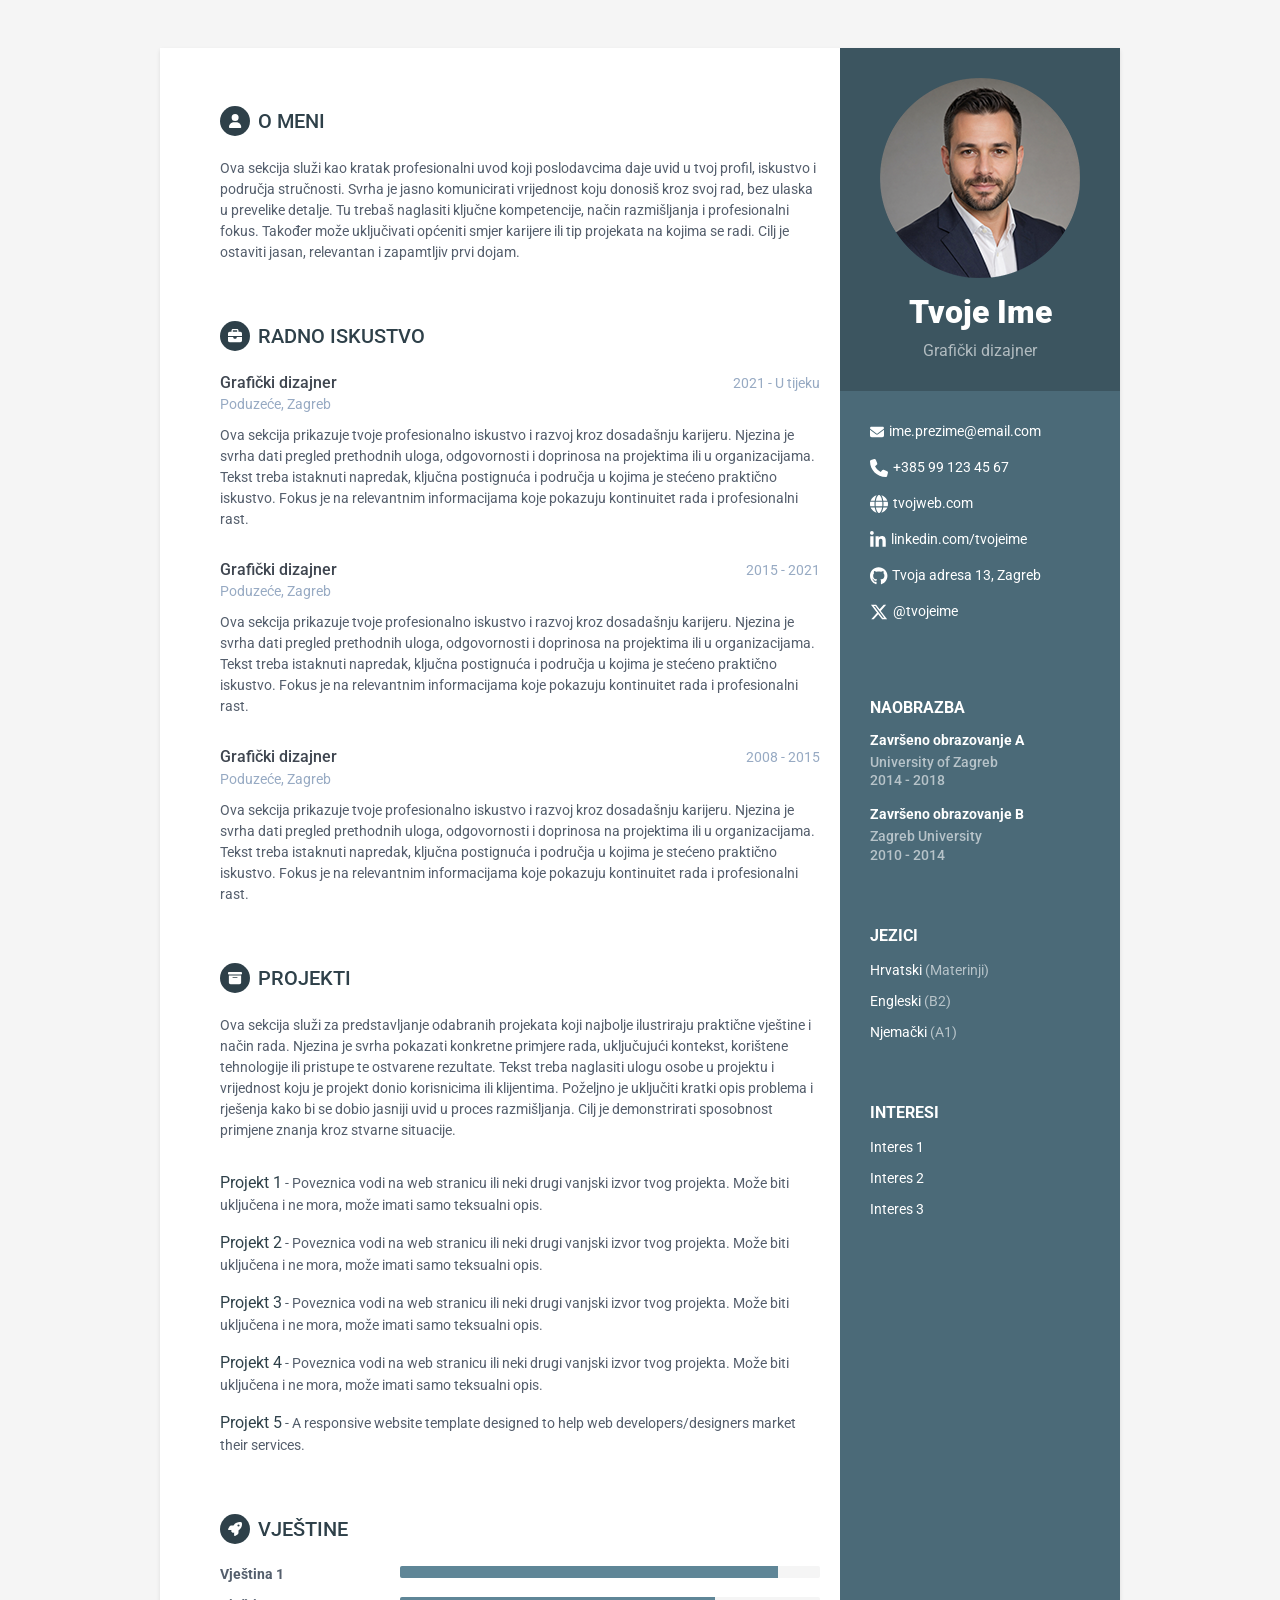
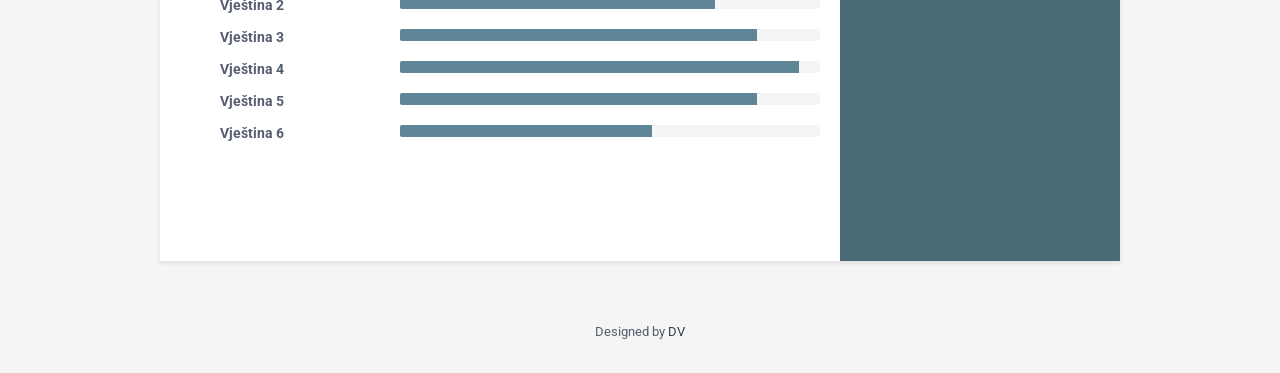
<file: DARK/dark.html>
<!DOCTYPE html>
<html lang="hr">
<head>
    <title>Tvoj CV</title>
    
    <!-- Meta -->
    <meta charset="utf-8">
    <meta http-equiv="X-UA-Compatible" content="IE=edge">
    <meta name="viewport" content="width=device-width, initial-scale=1.0">
    <meta name="description" content="Resume">
    <meta name="author" content="Drazen Vorih">    
    <link rel="shortcut icon" href="favicon-16x16.png">  
    <!-- Google Font -->
    <link href='https://fonts.googleapis.com/css?family=Roboto:400,500,400italic,300italic,300,500italic,700,700italic,900,900italic' rel='stylesheet' type='text/css'>
    <!-- FontAwesome JS-->
	<script defer src="assets/fontawesome/js/all.min.js"></script>
    <!-- Global CSS -->
    <link rel="stylesheet" href="assets/plugins/bootstrap/css/bootstrap.min.css">   
    <!-- Theme CSS -->  
    <link id="theme-style" rel="stylesheet" href="assets/css/boja_F.css">
</head> 

<body>
    <div class="wrapper mt-lg-5">
        <div class="sidebar-wrapper">
            <div class="profile-container">
                <img class="profile" src="assets/images/mm.png" alt="" />
                <h1 class="name">Tvoje Ime</h1>
                <h3 class="tagline">Grafički dizajner</h3>
            </div><!--//profilna sekcija-->
            
            <div class="contact-container container-block">
                <ul class="list-unstyled contact-list">
                    <li class="email"><i class="fa-solid fa-envelope"></i><a href="mailto: ime.prezime@email.com">ime.prezime@email.com</a></li>
                    <li class="phone"><i class="fa-solid fa-phone"></i><a href="tel:+385 99 123 45 67">+385 99 123 45 67</a></li>
                    <li class="website"><i class="fa-solid fa-globe"></i><a href="" target="_blank">tvojweb.com</a></li>
                    <li class="linkedin"><i class="fa-brands fa-linkedin-in"></i><a href="" target="_blank">linkedin.com/tvojeime</a></li>
                    <li class="github"><i class="fa-brands fa-github"></i><a href="" target="_blank">Tvoja adresa 13, Zagreb</a></li>
                    <li class="twitter"><i class="fa-brands fa-x-twitter"></i><a href="https://twitter.com/" target="_blank">@tvojeime</a></li>
                </ul>
            </div><!--//kontakt-sekcija-->
            <div class="education-container container-block">
                <h2 class="container-block-title">Naobrazba</h2>
                <div class="item">
                    <h4 class="degree">Završeno obrazovanje A</h4>
                    <h5 class="meta">University of Zagreb</h5>
	                    <div class="time">2014 - 2018</div>
                </div><!--//item-->
                <div class="item">
                    <h4 class="degree">Završeno obrazovanje B</h4>
                    <h5 class="meta">Zagreb University</h5>
                    <div class="time">2010 - 2014</div>
                </div><!--//item-->
            </div><!--//edukacija-sekcija-->
            
            <div class="languages-container container-block">
                <h2 class="container-block-title">Jezici</h2>
                <ul class="list-unstyled interests-list">
                    <li>Hrvatski <span class="lang-desc">(Materinji)</span></li>
                    <li>Engleski <span class="lang-desc">(B2)</span></li>
                    <li>Njemački <span class="lang-desc">(A1)</span></li>
                </ul>
            </div><!--//interesi-->
            
            <div class="interests-container container-block">
                <h2 class="container-block-title">Interesi</h2>
                <ul class="list-unstyled interests-list">
                    <li>Interes 1</li>
                    <li>Interes 2</li>
                    <li>Interes 3</li>
                </ul>
            </div><!--//interesi-->
            
        </div><!--//bocna sekcija-->
        
        <div class="main-wrapper">
            
            <section class="section summary-section">
                <h2 class="section-title"><span class="icon-holder"><i class="fa-solid fa-user"></i></span>O MENI</h2>
                <div class="summary">
                    <p>Ova sekcija služi kao kratak profesionalni uvod koji poslodavcima daje uvid u tvoj profil, iskustvo i područja stručnosti. Svrha je jasno komunicirati vrijednost koju donosiš kroz svoj rad, bez ulaska u prevelike detalje. Tu trebaš naglasiti ključne kompetencije, način razmišljanja i profesionalni fokus. Također može uključivati općeniti smjer karijere ili tip projekata na kojima se radi. Cilj je ostaviti jasan, relevantan i zapamtljiv prvi dojam.
</p>
                </div><!--//summary-->
            </section><!--//sekcija-->
            
            <section class="section experiences-section">
                <h2 class="section-title"><span class="icon-holder"><i class="fa-solid fa-briefcase"></i></span>RADNO ISKUSTVO</h2>
                
                <div class="item">
                    <div class="meta">
                        <div class="upper-row">
                            <h3 class="job-title">Grafički dizajner</h3>
                            <div class="time">2021 - U tijeku</div>
                        </div><!--//upper-row-->
                        <div class="company">Poduzeće, Zagreb</div>
                    </div><!--//meta-->
                    <div class="details">
                        <p>Ova sekcija prikazuje tvoje profesionalno iskustvo i razvoj kroz dosadašnju karijeru. Njezina je svrha dati pregled prethodnih uloga, odgovornosti i doprinosa na projektima ili u organizacijama. Tekst treba istaknuti napredak, ključna postignuća i područja u kojima je stećeno praktično iskustvo. Fokus je na relevantnim informacijama koje pokazuju kontinuitet rada i profesionalni rast.</p>  
                
                    </div><!--//detalji-->
                </div><!--//item-->
                
                <div class="item">
                    <div class="meta">
                        <div class="upper-row">
                            <h3 class="job-title">Grafički dizajner</h3>
                            <div class="time">2015 - 2021</div>
                        </div><!--//upper-row-->
                        <div class="company">Poduzeće, Zagreb</div>
                    </div><!--//meta-->
                    <div class="details">
                        <p>Ova sekcija prikazuje tvoje profesionalno iskustvo i razvoj kroz dosadašnju karijeru. Njezina je svrha dati pregled prethodnih uloga, odgovornosti i doprinosa na projektima ili u organizacijama. Tekst treba istaknuti napredak, ključna postignuća i područja u kojima je stećeno praktično iskustvo. Fokus je na relevantnim informacijama koje pokazuju kontinuitet rada i profesionalni rast.</p>  
                        
                    </div><!--//detalji-->
                </div><!--//item-->
                
                <div class="item">
                    <div class="meta">
                        <div class="upper-row">
                            <h3 class="job-title">Grafički dizajner</h3>
                            <div class="time">2008 - 2015</div>
                        </div><!--//upper-row-->
                        <div class="company">Poduzeće, Zagreb</div>
                    </div><!--//meta-->
                    <div class="details">
                        <p>Ova sekcija prikazuje tvoje profesionalno iskustvo i razvoj kroz dosadašnju karijeru. Njezina je svrha dati pregled prethodnih uloga, odgovornosti i doprinosa na projektima ili u organizacijama. Tekst treba istaknuti napredak, ključna postignuća i područja u kojima je stećeno praktično iskustvo. Fokus je na relevantnim informacijama koje pokazuju kontinuitet rada i profesionalni rast.</p>  
                    </div><!--//detalji-->
                </div><!--//item-->
                
            </section><!--//sekcija-->
            
            <section class="section projects-section">
                <h2 class="section-title"><span class="icon-holder"><i class="fa-solid fa-archive"></i></span>Projekti</h2>
                <div class="intro">
                    <p>Ova sekcija služi za predstavljanje odabranih projekata koji najbolje ilustriraju praktične vještine i način rada. Njezina je svrha pokazati konkretne primjere rada, uključujući kontekst, korištene tehnologije ili pristupe te ostvarene rezultate. Tekst treba naglasiti ulogu osobe u projektu i vrijednost koju je projekt donio korisnicima ili klijentima. Poželjno je uključiti kratki opis problema i rješenja kako bi se dobio jasniji uvid u proces razmišljanja. Cilj je demonstrirati sposobnost primjene znanja kroz stvarne situacije.</p>
                </div><!--//intro-->
                <div class="item">
                    <span class="project-title"><a href="" target="_blank">Projekt 1</a></span> - <span class="project-tagline">Poveznica vodi na web stranicu ili neki drugi vanjski izvor tvog projekta. Može biti uključena i ne mora, može imati samo teksualni opis. </span>
                    
                </div><!--//item-->
                <div class="item">
                    <span class="project-title"><a href="" target="_blank">Projekt 2</a></span> - <span class="project-tagline">Poveznica vodi na web stranicu ili neki drugi vanjski izvor tvog projekta. Može biti uključena i ne mora, može imati samo teksualni opis.</span>
                </div><!--//item-->
                <div class="item">
                    <span class="project-title"><a href="" target="_blank">Projekt 3</a></span> - <span class="project-tagline">Poveznica vodi na web stranicu ili neki drugi vanjski izvor tvog projekta. Može biti uključena i ne mora, može imati samo teksualni opis.</span>
                </div><!--//item-->
                <div class="item">
                    <span class="project-title"><a href="" target="_blank">Projekt 4</a></span> - <span class="project-tagline">Poveznica vodi na web stranicu ili neki drugi vanjski izvor tvog projekta. Može biti uključena i ne mora, može imati samo teksualni opis.</span>
                </div><!--//item-->
                <div class="item">
                    <span class="project-title"><a href="" target="_blank">Projekt 5</a></span> - <span class="project-tagline">A responsive website template designed to help web developers/designers market their services. </span>
                </div><!--//item-->
            </section><!--//sekcija-->
            
            <section class="skills-section section">
                <h2 class="section-title"><span class="icon-holder"><i class="fa-solid fa-rocket"></i></span>VJEŠTINE</h2>
                <div class="skillset">        
                    <div class="item">
                        <h3 class="level-title">Vještina 1</h3>
                        <div class="progress level-bar">
						    <div class="progress-bar theme-progress-bar" role="progressbar" style="width: 90%" aria-valuenow="99" aria-valuemin="0" aria-valuemax="100"></div>
						</div>                               
                    </div><!--//item-->
                    
                    <div class="item">
                        <h3 class="level-title">Vještina 2</h3>
                        <div class="progress level-bar">
						    <div class="progress-bar theme-progress-bar" role="progressbar" style="width: 75%" aria-valuenow="98" aria-valuemin="0" aria-valuemax="100"></div>
						</div>                              
                    </div><!--//item-->
                    
                    <div class="item">
                        <h3 class="level-title">Vještina 3</h3>
                        <div class="progress level-bar">
						    <div class="progress-bar theme-progress-bar" role="progressbar" style="width: 85%" aria-valuenow="98" aria-valuemin="0" aria-valuemax="100"></div>
						</div>                                 
                    </div><!--//item-->
                    
                    <div class="item">
                        <h3 class="level-title">Vještina 4</h3>
                        <div class="progress level-bar">
							    <div class="progress-bar theme-progress-bar" role="progressbar" style="width: 95%" aria-valuenow="95" aria-valuemin="0" aria-valuemax="100"></div>
						</div>                                
                    </div><!--//item-->
                    
                    <div class="item">
                        <h3 class="level-title">Vještina 5</h3>
                        <div class="progress level-bar">
						    <div class="progress-bar theme-progress-bar" role="progressbar" style="width: 85%" aria-valuenow="85" aria-valuemin="0" aria-valuemax="100"></div>
						</div>                                  
                    </div><!--//item-->
                    
                    <div class="item">
                        <h3 class="level-title">Vještina 6</h3>
                        <div class="progress level-bar">
						    <div class="progress-bar theme-progress-bar" role="progressbar" style="width: 60%" aria-valuenow="60" aria-valuemin="0" aria-valuemax="100"></div>
						</div>                                 
                    </div><!--//item-->
                    
                </div>  
            </section><!--//vjestine-sekcija-->
            
        </div><!--//glavna-->
    </div>
 
    <footer class="footer">
        <div class="text-center">
            <!--/* Ovaj predložak isključivo je privatno vlasništo, te se zabranjuje svako daljnje kopiranje i preprodaja. Sva prva pridržana. */-->
            <small class="copyright">Designed by <a href="https://tvojcv.github.io/" target="_blank">DV</small>
        </div><!--//container-->
    </footer><!--//footer-->
        
</body>
</html>
</file>
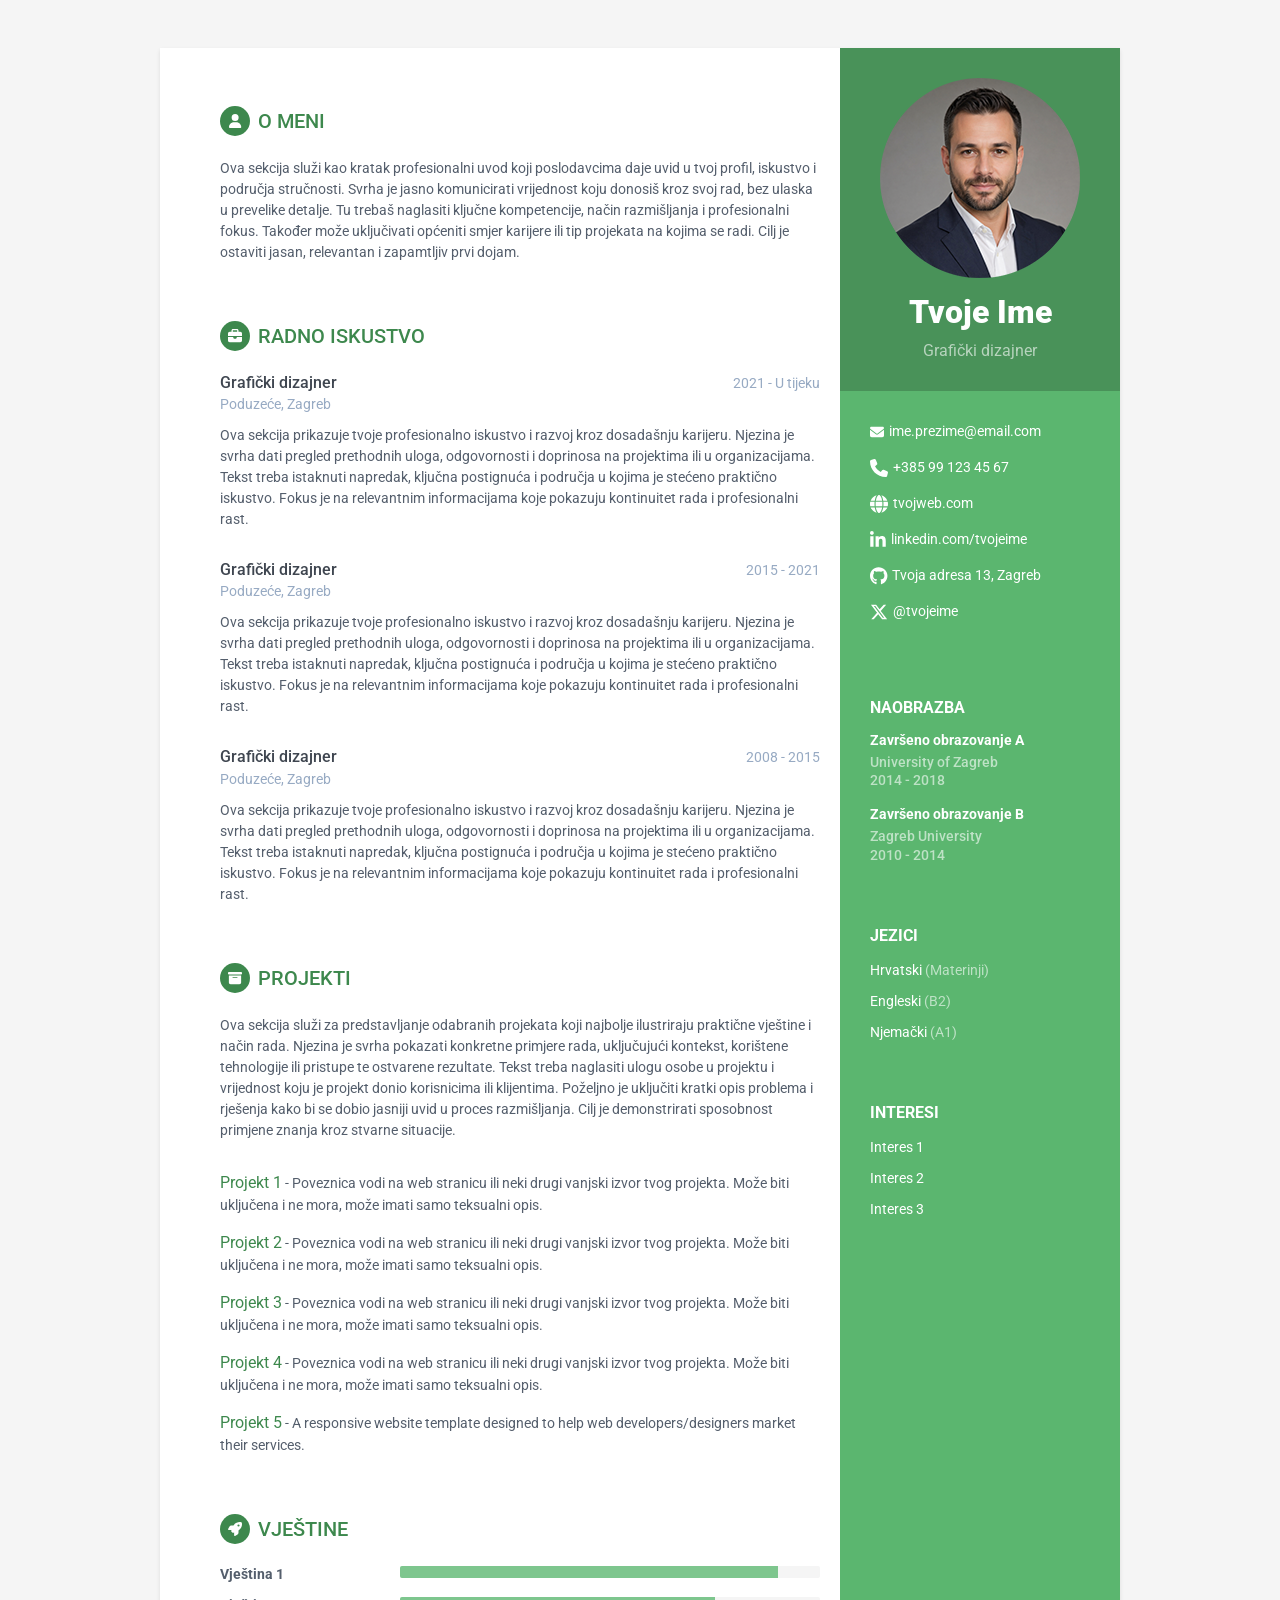
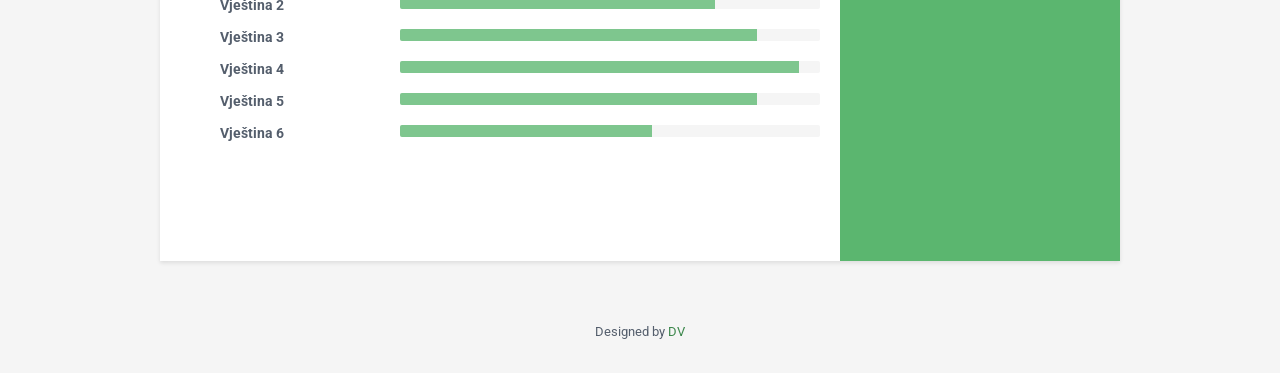
<file: GREEN/green.html>
<!DOCTYPE html>
<html lang="hr">
<head>
    <title>Tvoj CV</title>
    
    <!-- Meta -->
    <meta charset="utf-8">
    <meta http-equiv="X-UA-Compatible" content="IE=edge">
    <meta name="viewport" content="width=device-width, initial-scale=1.0">
    <meta name="description" content="Resume">
    <meta name="author" content="Drazen Vorih">    
    <link rel="shortcut icon" href="favicon-16x16.png">  
    <!-- Google Font -->
    <link href='https://fonts.googleapis.com/css?family=Roboto:400,500,400italic,300italic,300,500italic,700,700italic,900,900italic' rel='stylesheet' type='text/css'>
    <!-- FontAwesome JS-->
	<script defer src="assets/fontawesome/js/all.min.js"></script>
    <!-- Global CSS -->
    <link rel="stylesheet" href="assets/plugins/bootstrap/css/bootstrap.min.css">   
    <!-- Theme CSS -->  
    <link id="theme-style" rel="stylesheet" href="assets/css/boja_C.css">
</head> 

<body>
    <div class="wrapper mt-lg-5">
        <div class="sidebar-wrapper">
            <div class="profile-container">
                <img class="profile" src="assets/images/mm.png" alt="" />
                <h1 class="name">Tvoje Ime</h1>
                <h3 class="tagline">Grafički dizajner</h3>
            </div><!--//profilna sekcija-->
            
            <div class="contact-container container-block">
                <ul class="list-unstyled contact-list">
                    <li class="email"><i class="fa-solid fa-envelope"></i><a href="mailto: ime.prezime@email.com">ime.prezime@email.com</a></li>
                    <li class="phone"><i class="fa-solid fa-phone"></i><a href="tel:+385 99 123 45 67">+385 99 123 45 67</a></li>
                    <li class="website"><i class="fa-solid fa-globe"></i><a href="" target="_blank">tvojweb.com</a></li>
                    <li class="linkedin"><i class="fa-brands fa-linkedin-in"></i><a href="" target="_blank">linkedin.com/tvojeime</a></li>
                    <li class="github"><i class="fa-brands fa-github"></i><a href="" target="_blank">Tvoja adresa 13, Zagreb</a></li>
                    <li class="twitter"><i class="fa-brands fa-x-twitter"></i><a href="https://twitter.com/" target="_blank">@tvojeime</a></li>
                </ul>
            </div><!--//kontakt-sekcija-->
            <div class="education-container container-block">
                <h2 class="container-block-title">Naobrazba</h2>
                <div class="item">
                    <h4 class="degree">Završeno obrazovanje A</h4>
                    <h5 class="meta">University of Zagreb</h5>
	                    <div class="time">2014 - 2018</div>
                </div><!--//item-->
                <div class="item">
                    <h4 class="degree">Završeno obrazovanje B</h4>
                    <h5 class="meta">Zagreb University</h5>
                    <div class="time">2010 - 2014</div>
                </div><!--//item-->
            </div><!--//edukacija-sekcija-->
            
            <div class="languages-container container-block">
                <h2 class="container-block-title">Jezici</h2>
                <ul class="list-unstyled interests-list">
                    <li>Hrvatski <span class="lang-desc">(Materinji)</span></li>
                    <li>Engleski <span class="lang-desc">(B2)</span></li>
                    <li>Njemački <span class="lang-desc">(A1)</span></li>
                </ul>
            </div><!--//interesi-->
            
            <div class="interests-container container-block">
                <h2 class="container-block-title">Interesi</h2>
                <ul class="list-unstyled interests-list">
                    <li>Interes 1</li>
                    <li>Interes 2</li>
                    <li>Interes 3</li>
                </ul>
            </div><!--//interesi-->
            
        </div><!--//bocna sekcija-->
        
        <div class="main-wrapper">
            
            <section class="section summary-section">
                <h2 class="section-title"><span class="icon-holder"><i class="fa-solid fa-user"></i></span>O MENI</h2>
                <div class="summary">
                    <p>Ova sekcija služi kao kratak profesionalni uvod koji poslodavcima daje uvid u tvoj profil, iskustvo i područja stručnosti. Svrha je jasno komunicirati vrijednost koju donosiš kroz svoj rad, bez ulaska u prevelike detalje. Tu trebaš naglasiti ključne kompetencije, način razmišljanja i profesionalni fokus. Također može uključivati općeniti smjer karijere ili tip projekata na kojima se radi. Cilj je ostaviti jasan, relevantan i zapamtljiv prvi dojam.
</p>
                </div><!--//summary-->
            </section><!--//sekcija-->
            
            <section class="section experiences-section">
                <h2 class="section-title"><span class="icon-holder"><i class="fa-solid fa-briefcase"></i></span>RADNO ISKUSTVO</h2>
                
                <div class="item">
                    <div class="meta">
                        <div class="upper-row">
                            <h3 class="job-title">Grafički dizajner</h3>
                            <div class="time">2021 - U tijeku</div>
                        </div><!--//upper-row-->
                        <div class="company">Poduzeće, Zagreb</div>
                    </div><!--//meta-->
                    <div class="details">
                        <p>Ova sekcija prikazuje tvoje profesionalno iskustvo i razvoj kroz dosadašnju karijeru. Njezina je svrha dati pregled prethodnih uloga, odgovornosti i doprinosa na projektima ili u organizacijama. Tekst treba istaknuti napredak, ključna postignuća i područja u kojima je stećeno praktično iskustvo. Fokus je na relevantnim informacijama koje pokazuju kontinuitet rada i profesionalni rast.</p>  
                
                    </div><!--//detalji-->
                </div><!--//item-->
                
                <div class="item">
                    <div class="meta">
                        <div class="upper-row">
                            <h3 class="job-title">Grafički dizajner</h3>
                            <div class="time">2015 - 2021</div>
                        </div><!--//upper-row-->
                        <div class="company">Poduzeće, Zagreb</div>
                    </div><!--//meta-->
                    <div class="details">
                        <p>Ova sekcija prikazuje tvoje profesionalno iskustvo i razvoj kroz dosadašnju karijeru. Njezina je svrha dati pregled prethodnih uloga, odgovornosti i doprinosa na projektima ili u organizacijama. Tekst treba istaknuti napredak, ključna postignuća i područja u kojima je stećeno praktično iskustvo. Fokus je na relevantnim informacijama koje pokazuju kontinuitet rada i profesionalni rast.</p>  
                        
                    </div><!--//detalji-->
                </div><!--//item-->
                
                <div class="item">
                    <div class="meta">
                        <div class="upper-row">
                            <h3 class="job-title">Grafički dizajner</h3>
                            <div class="time">2008 - 2015</div>
                        </div><!--//upper-row-->
                        <div class="company">Poduzeće, Zagreb</div>
                    </div><!--//meta-->
                    <div class="details">
                        <p>Ova sekcija prikazuje tvoje profesionalno iskustvo i razvoj kroz dosadašnju karijeru. Njezina je svrha dati pregled prethodnih uloga, odgovornosti i doprinosa na projektima ili u organizacijama. Tekst treba istaknuti napredak, ključna postignuća i područja u kojima je stećeno praktično iskustvo. Fokus je na relevantnim informacijama koje pokazuju kontinuitet rada i profesionalni rast.</p>  
                    </div><!--//detalji-->
                </div><!--//item-->
                
            </section><!--//sekcija-->
            
            <section class="section projects-section">
                <h2 class="section-title"><span class="icon-holder"><i class="fa-solid fa-archive"></i></span>Projekti</h2>
                <div class="intro">
                    <p>Ova sekcija služi za predstavljanje odabranih projekata koji najbolje ilustriraju praktične vještine i način rada. Njezina je svrha pokazati konkretne primjere rada, uključujući kontekst, korištene tehnologije ili pristupe te ostvarene rezultate. Tekst treba naglasiti ulogu osobe u projektu i vrijednost koju je projekt donio korisnicima ili klijentima. Poželjno je uključiti kratki opis problema i rješenja kako bi se dobio jasniji uvid u proces razmišljanja. Cilj je demonstrirati sposobnost primjene znanja kroz stvarne situacije.</p>
                </div><!--//intro-->
                <div class="item">
                    <span class="project-title"><a href="" target="_blank">Projekt 1</a></span> - <span class="project-tagline">Poveznica vodi na web stranicu ili neki drugi vanjski izvor tvog projekta. Može biti uključena i ne mora, može imati samo teksualni opis. </span>
                    
                </div><!--//item-->
                <div class="item">
                    <span class="project-title"><a href="" target="_blank">Projekt 2</a></span> - <span class="project-tagline">Poveznica vodi na web stranicu ili neki drugi vanjski izvor tvog projekta. Može biti uključena i ne mora, može imati samo teksualni opis.</span>
                </div><!--//item-->
                <div class="item">
                    <span class="project-title"><a href="" target="_blank">Projekt 3</a></span> - <span class="project-tagline">Poveznica vodi na web stranicu ili neki drugi vanjski izvor tvog projekta. Može biti uključena i ne mora, može imati samo teksualni opis.</span>
                </div><!--//item-->
                <div class="item">
                    <span class="project-title"><a href="" target="_blank">Projekt 4</a></span> - <span class="project-tagline">Poveznica vodi na web stranicu ili neki drugi vanjski izvor tvog projekta. Može biti uključena i ne mora, može imati samo teksualni opis.</span>
                </div><!--//item-->
                <div class="item">
                    <span class="project-title"><a href="" target="_blank">Projekt 5</a></span> - <span class="project-tagline">A responsive website template designed to help web developers/designers market their services. </span>
                </div><!--//item-->
            </section><!--//sekcija-->
            
            <section class="skills-section section">
                <h2 class="section-title"><span class="icon-holder"><i class="fa-solid fa-rocket"></i></span>VJEŠTINE</h2>
                <div class="skillset">        
                    <div class="item">
                        <h3 class="level-title">Vještina 1</h3>
                        <div class="progress level-bar">
						    <div class="progress-bar theme-progress-bar" role="progressbar" style="width: 90%" aria-valuenow="99" aria-valuemin="0" aria-valuemax="100"></div>
						</div>                               
                    </div><!--//item-->
                    
                    <div class="item">
                        <h3 class="level-title">Vještina 2</h3>
                        <div class="progress level-bar">
						    <div class="progress-bar theme-progress-bar" role="progressbar" style="width: 75%" aria-valuenow="98" aria-valuemin="0" aria-valuemax="100"></div>
						</div>                              
                    </div><!--//item-->
                    
                    <div class="item">
                        <h3 class="level-title">Vještina 3</h3>
                        <div class="progress level-bar">
						    <div class="progress-bar theme-progress-bar" role="progressbar" style="width: 85%" aria-valuenow="98" aria-valuemin="0" aria-valuemax="100"></div>
						</div>                                 
                    </div><!--//item-->
                    
                    <div class="item">
                        <h3 class="level-title">Vještina 4</h3>
                        <div class="progress level-bar">
							    <div class="progress-bar theme-progress-bar" role="progressbar" style="width: 95%" aria-valuenow="95" aria-valuemin="0" aria-valuemax="100"></div>
						</div>                                
                    </div><!--//item-->
                    
                    <div class="item">
                        <h3 class="level-title">Vještina 5</h3>
                        <div class="progress level-bar">
						    <div class="progress-bar theme-progress-bar" role="progressbar" style="width: 85%" aria-valuenow="85" aria-valuemin="0" aria-valuemax="100"></div>
						</div>                                  
                    </div><!--//item-->
                    
                    <div class="item">
                        <h3 class="level-title">Vještina 6</h3>
                        <div class="progress level-bar">
						    <div class="progress-bar theme-progress-bar" role="progressbar" style="width: 60%" aria-valuenow="60" aria-valuemin="0" aria-valuemax="100"></div>
						</div>                                 
                    </div><!--//item-->
                    
                </div>  
            </section><!--//vjestine-sekcija-->
            
        </div><!--//glavna-->
    </div>
 
    <footer class="footer">
        <div class="text-center">
            <!--/* Ovaj predložak isključivo je privatno vlasništo, te se zabranjuje svako daljnje kopiranje i preprodaja. Sva prva pridržana. */-->
            <small class="copyright">Designed by <a href="https://tvojcv.github.io/" target="_blank">DV</small>
        </div><!--//container-->
    </footer><!--//footer-->
        
</body>
</html>
</file>
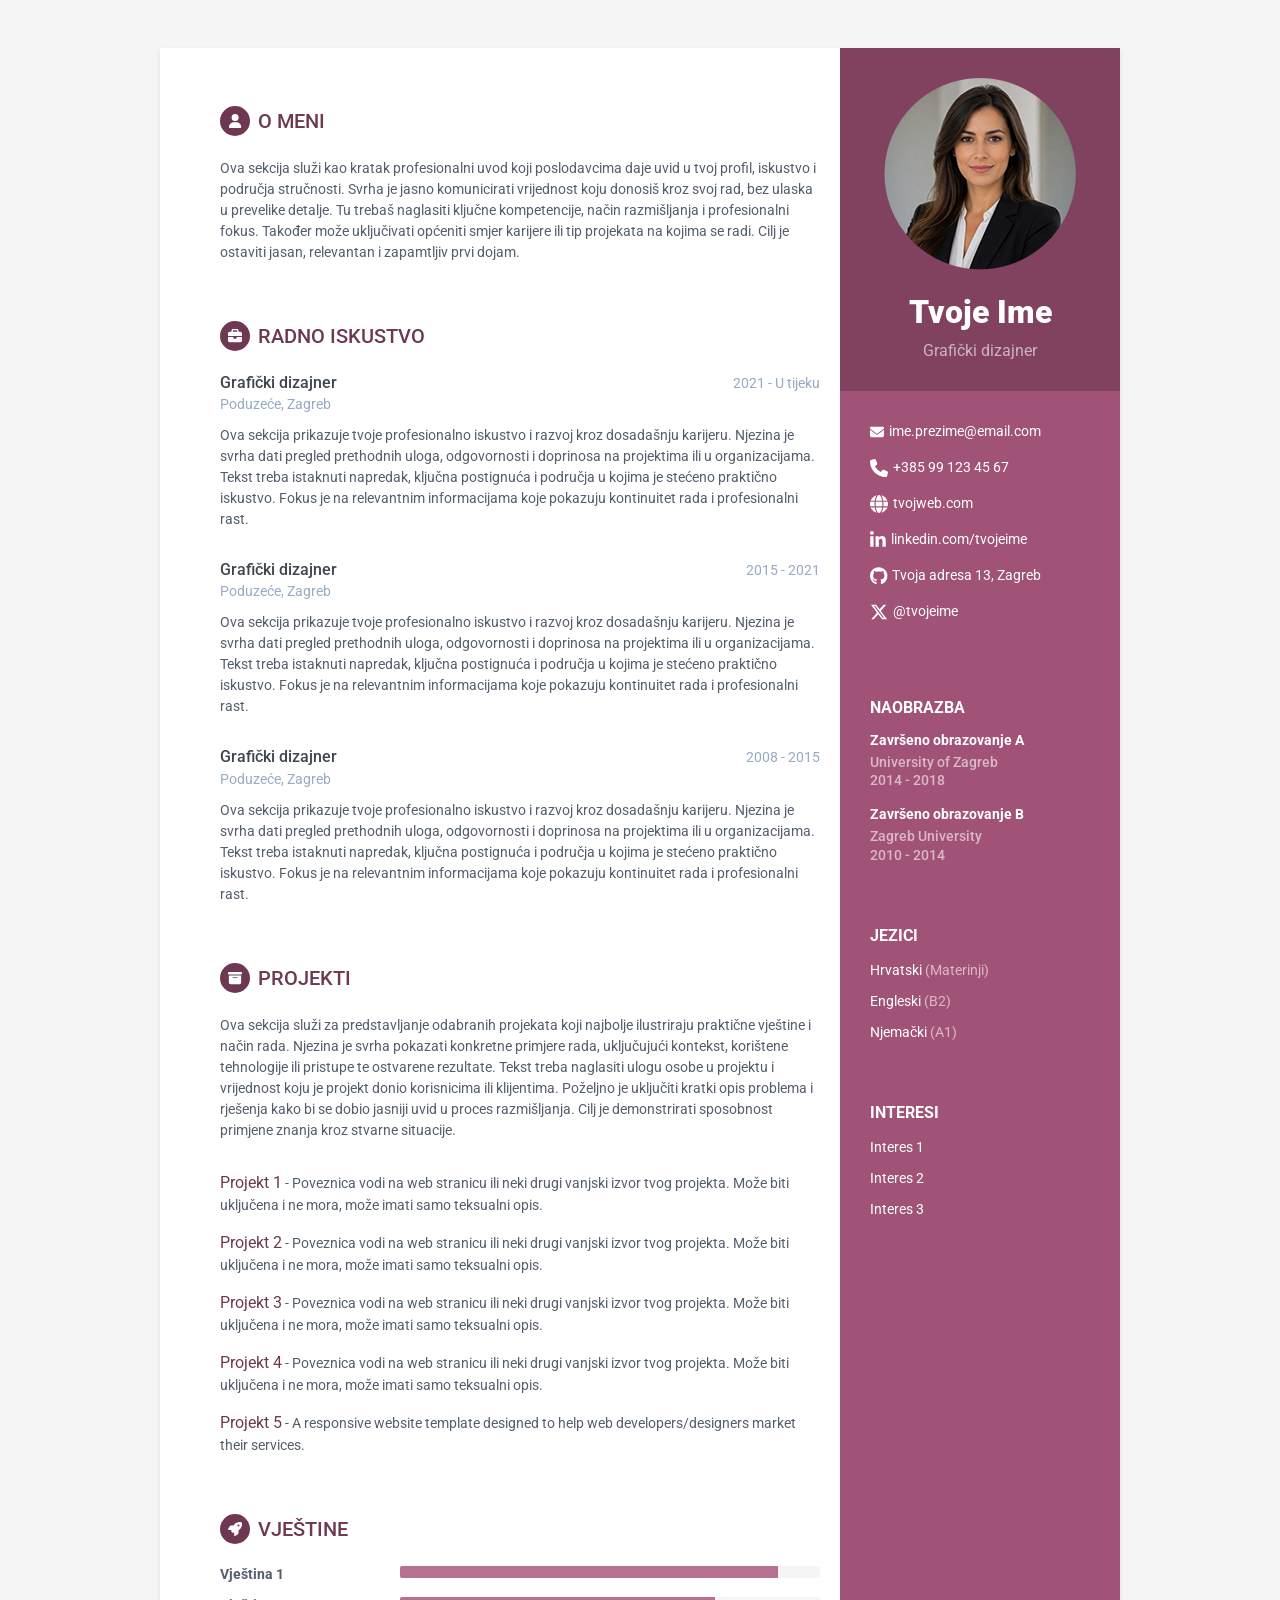
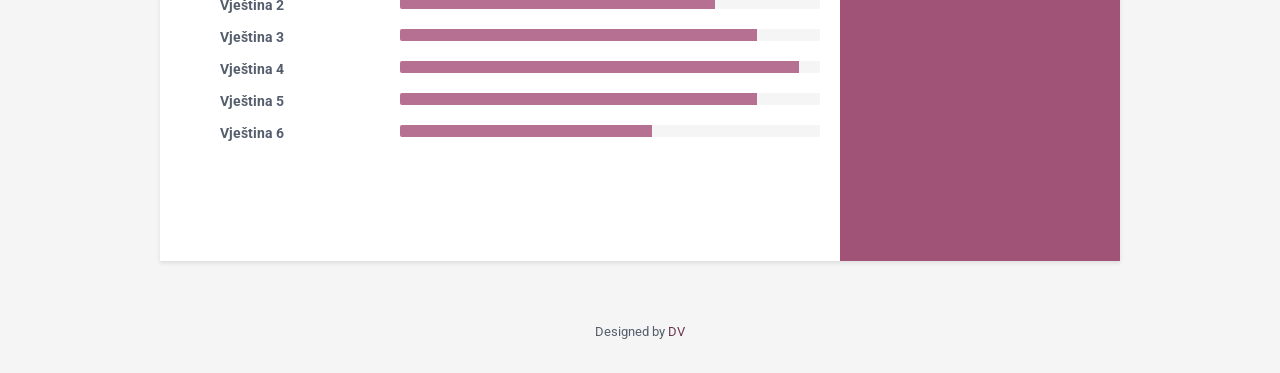
<file: PINK/pink.html>
<!DOCTYPE html>
<html lang="hr">
<head>
    <title>Tvoj CV</title>
    
    <!-- Meta -->
    <meta charset="utf-8">
    <meta http-equiv="X-UA-Compatible" content="IE=edge">
    <meta name="viewport" content="width=device-width, initial-scale=1.0">
    <meta name="description" content="Resume">
    <meta name="author" content="Drazen Vorih">    
    <link rel="shortcut icon" href="favicon-16x16.png">  
    <!-- Google Font -->
    <link href='https://fonts.googleapis.com/css?family=Roboto:400,500,400italic,300italic,300,500italic,700,700italic,900,900italic' rel='stylesheet' type='text/css'>
    <!-- FontAwesome JS-->
	<script defer src="assets/fontawesome/js/all.min.js"></script>
    <!-- Global CSS -->
    <link rel="stylesheet" href="assets/plugins/bootstrap/css/bootstrap.min.css">   
    <!-- Theme CSS -->  
    <link id="theme-style" rel="stylesheet" href="assets/css/boja_D.css">
</head> 

<body>
    <div class="wrapper mt-lg-5">
        <div class="sidebar-wrapper">
            <div class="profile-container">
                <img class="profile" src="assets/images/zz.png" alt="" />
                <h1 class="name">Tvoje Ime</h1>
                <h3 class="tagline">Grafički dizajner</h3>
            </div><!--//profilna sekcija-->
            
            <div class="contact-container container-block">
                <ul class="list-unstyled contact-list">
                    <li class="email"><i class="fa-solid fa-envelope"></i><a href="mailto: ime.prezime@email.com">ime.prezime@email.com</a></li>
                    <li class="phone"><i class="fa-solid fa-phone"></i><a href="tel:+385 99 123 45 67">+385 99 123 45 67</a></li>
                    <li class="website"><i class="fa-solid fa-globe"></i><a href="" target="_blank">tvojweb.com</a></li>
                    <li class="linkedin"><i class="fa-brands fa-linkedin-in"></i><a href="" target="_blank">linkedin.com/tvojeime</a></li>
                    <li class="github"><i class="fa-brands fa-github"></i><a href="" target="_blank">Tvoja adresa 13, Zagreb</a></li>
                    <li class="twitter"><i class="fa-brands fa-x-twitter"></i><a href="https://twitter.com/" target="_blank">@tvojeime</a></li>
                </ul>
            </div><!--//kontakt-sekcija-->
            <div class="education-container container-block">
                <h2 class="container-block-title">Naobrazba</h2>
                <div class="item">
                    <h4 class="degree">Završeno obrazovanje A</h4>
                    <h5 class="meta">University of Zagreb</h5>
	                    <div class="time">2014 - 2018</div>
                </div><!--//item-->
                <div class="item">
                    <h4 class="degree">Završeno obrazovanje B</h4>
                    <h5 class="meta">Zagreb University</h5>
                    <div class="time">2010 - 2014</div>
                </div><!--//item-->
            </div><!--//edukacija-sekcija-->
            
            <div class="languages-container container-block">
                <h2 class="container-block-title">Jezici</h2>
                <ul class="list-unstyled interests-list">
                    <li>Hrvatski <span class="lang-desc">(Materinji)</span></li>
                    <li>Engleski <span class="lang-desc">(B2)</span></li>
                    <li>Njemački <span class="lang-desc">(A1)</span></li>
                </ul>
            </div><!--//interesi-->
            
            <div class="interests-container container-block">
                <h2 class="container-block-title">Interesi</h2>
                <ul class="list-unstyled interests-list">
                    <li>Interes 1</li>
                    <li>Interes 2</li>
                    <li>Interes 3</li>
                </ul>
            </div><!--//interesi-->
            
        </div><!--//bocna sekcija-->
        
        <div class="main-wrapper">
            
            <section class="section summary-section">
                <h2 class="section-title"><span class="icon-holder"><i class="fa-solid fa-user"></i></span>O MENI</h2>
                <div class="summary">
                    <p>Ova sekcija služi kao kratak profesionalni uvod koji poslodavcima daje uvid u tvoj profil, iskustvo i područja stručnosti. Svrha je jasno komunicirati vrijednost koju donosiš kroz svoj rad, bez ulaska u prevelike detalje. Tu trebaš naglasiti ključne kompetencije, način razmišljanja i profesionalni fokus. Također može uključivati općeniti smjer karijere ili tip projekata na kojima se radi. Cilj je ostaviti jasan, relevantan i zapamtljiv prvi dojam.
</p>
                </div><!--//summary-->
            </section><!--//sekcija-->
            
            <section class="section experiences-section">
                <h2 class="section-title"><span class="icon-holder"><i class="fa-solid fa-briefcase"></i></span>RADNO ISKUSTVO</h2>
                
                <div class="item">
                    <div class="meta">
                        <div class="upper-row">
                            <h3 class="job-title">Grafički dizajner</h3>
                            <div class="time">2021 - U tijeku</div>
                        </div><!--//upper-row-->
                        <div class="company">Poduzeće, Zagreb</div>
                    </div><!--//meta-->
                    <div class="details">
                        <p>Ova sekcija prikazuje tvoje profesionalno iskustvo i razvoj kroz dosadašnju karijeru. Njezina je svrha dati pregled prethodnih uloga, odgovornosti i doprinosa na projektima ili u organizacijama. Tekst treba istaknuti napredak, ključna postignuća i područja u kojima je stećeno praktično iskustvo. Fokus je na relevantnim informacijama koje pokazuju kontinuitet rada i profesionalni rast.</p>  
                
                    </div><!--//detalji-->
                </div><!--//item-->
                
                <div class="item">
                    <div class="meta">
                        <div class="upper-row">
                            <h3 class="job-title">Grafički dizajner</h3>
                            <div class="time">2015 - 2021</div>
                        </div><!--//upper-row-->
                        <div class="company">Poduzeće, Zagreb</div>
                    </div><!--//meta-->
                    <div class="details">
                        <p>Ova sekcija prikazuje tvoje profesionalno iskustvo i razvoj kroz dosadašnju karijeru. Njezina je svrha dati pregled prethodnih uloga, odgovornosti i doprinosa na projektima ili u organizacijama. Tekst treba istaknuti napredak, ključna postignuća i područja u kojima je stećeno praktično iskustvo. Fokus je na relevantnim informacijama koje pokazuju kontinuitet rada i profesionalni rast.</p>  
                        
                    </div><!--//detalji-->
                </div><!--//item-->
                
                <div class="item">
                    <div class="meta">
                        <div class="upper-row">
                            <h3 class="job-title">Grafički dizajner</h3>
                            <div class="time">2008 - 2015</div>
                        </div><!--//upper-row-->
                        <div class="company">Poduzeće, Zagreb</div>
                    </div><!--//meta-->
                    <div class="details">
                        <p>Ova sekcija prikazuje tvoje profesionalno iskustvo i razvoj kroz dosadašnju karijeru. Njezina je svrha dati pregled prethodnih uloga, odgovornosti i doprinosa na projektima ili u organizacijama. Tekst treba istaknuti napredak, ključna postignuća i područja u kojima je stećeno praktično iskustvo. Fokus je na relevantnim informacijama koje pokazuju kontinuitet rada i profesionalni rast.</p>  
                    </div><!--//detalji-->
                </div><!--//item-->
                
            </section><!--//sekcija-->
            
            <section class="section projects-section">
                <h2 class="section-title"><span class="icon-holder"><i class="fa-solid fa-archive"></i></span>Projekti</h2>
                <div class="intro">
                    <p>Ova sekcija služi za predstavljanje odabranih projekata koji najbolje ilustriraju praktične vještine i način rada. Njezina je svrha pokazati konkretne primjere rada, uključujući kontekst, korištene tehnologije ili pristupe te ostvarene rezultate. Tekst treba naglasiti ulogu osobe u projektu i vrijednost koju je projekt donio korisnicima ili klijentima. Poželjno je uključiti kratki opis problema i rješenja kako bi se dobio jasniji uvid u proces razmišljanja. Cilj je demonstrirati sposobnost primjene znanja kroz stvarne situacije.</p>
                </div><!--//intro-->
                <div class="item">
                    <span class="project-title"><a href="" target="_blank">Projekt 1</a></span> - <span class="project-tagline">Poveznica vodi na web stranicu ili neki drugi vanjski izvor tvog projekta. Može biti uključena i ne mora, može imati samo teksualni opis. </span>
                    
                </div><!--//item-->
                <div class="item">
                    <span class="project-title"><a href="" target="_blank">Projekt 2</a></span> - <span class="project-tagline">Poveznica vodi na web stranicu ili neki drugi vanjski izvor tvog projekta. Može biti uključena i ne mora, može imati samo teksualni opis.</span>
                </div><!--//item-->
                <div class="item">
                    <span class="project-title"><a href="" target="_blank">Projekt 3</a></span> - <span class="project-tagline">Poveznica vodi na web stranicu ili neki drugi vanjski izvor tvog projekta. Može biti uključena i ne mora, može imati samo teksualni opis.</span>
                </div><!--//item-->
                <div class="item">
                    <span class="project-title"><a href="" target="_blank">Projekt 4</a></span> - <span class="project-tagline">Poveznica vodi na web stranicu ili neki drugi vanjski izvor tvog projekta. Može biti uključena i ne mora, može imati samo teksualni opis.</span>
                </div><!--//item-->
                <div class="item">
                    <span class="project-title"><a href="" target="_blank">Projekt 5</a></span> - <span class="project-tagline">A responsive website template designed to help web developers/designers market their services. </span>
                </div><!--//item-->
            </section><!--//sekcija-->
            
            <section class="skills-section section">
                <h2 class="section-title"><span class="icon-holder"><i class="fa-solid fa-rocket"></i></span>VJEŠTINE</h2>
                <div class="skillset">        
                    <div class="item">
                        <h3 class="level-title">Vještina 1</h3>
                        <div class="progress level-bar">
						    <div class="progress-bar theme-progress-bar" role="progressbar" style="width: 90%" aria-valuenow="99" aria-valuemin="0" aria-valuemax="100"></div>
						</div>                               
                    </div><!--//item-->
                    
                    <div class="item">
                        <h3 class="level-title">Vještina 2</h3>
                        <div class="progress level-bar">
						    <div class="progress-bar theme-progress-bar" role="progressbar" style="width: 75%" aria-valuenow="98" aria-valuemin="0" aria-valuemax="100"></div>
						</div>                              
                    </div><!--//item-->
                    
                    <div class="item">
                        <h3 class="level-title">Vještina 3</h3>
                        <div class="progress level-bar">
						    <div class="progress-bar theme-progress-bar" role="progressbar" style="width: 85%" aria-valuenow="98" aria-valuemin="0" aria-valuemax="100"></div>
						</div>                                 
                    </div><!--//item-->
                    
                    <div class="item">
                        <h3 class="level-title">Vještina 4</h3>
                        <div class="progress level-bar">
							    <div class="progress-bar theme-progress-bar" role="progressbar" style="width: 95%" aria-valuenow="95" aria-valuemin="0" aria-valuemax="100"></div>
						</div>                                
                    </div><!--//item-->
                    
                    <div class="item">
                        <h3 class="level-title">Vještina 5</h3>
                        <div class="progress level-bar">
						    <div class="progress-bar theme-progress-bar" role="progressbar" style="width: 85%" aria-valuenow="85" aria-valuemin="0" aria-valuemax="100"></div>
						</div>                                  
                    </div><!--//item-->
                    
                    <div class="item">
                        <h3 class="level-title">Vještina 6</h3>
                        <div class="progress level-bar">
						    <div class="progress-bar theme-progress-bar" role="progressbar" style="width: 60%" aria-valuenow="60" aria-valuemin="0" aria-valuemax="100"></div>
						</div>                                 
                    </div><!--//item-->
                    
                </div>  
            </section><!--//vjestine-sekcija-->
            
        </div><!--//glavna-->
    </div>
 
    <footer class="footer">
        <div class="text-center">
            <!--/* Ovaj predložak isključivo je privatno vlasništo, te se zabranjuje svako daljnje kopiranje i preprodaja. Sva prva pridržana. */-->
            <small class="copyright">Designed by <a href="https://tvojcv.github.io/" target="_blank">DV</small>
        </div><!--//container-->
    </footer><!--//footer-->
        
</body>
</html>
</file>
<file: DARK/assets/css/boja_F.css>
/*! 
 * Template Name: Orbit - Bootstrap 5 Resume/CV Template for Developers
 * Version: Bootstrap 5 v3.1
 * Author: Xiaoying Riley
 * Copyright: 3rd Wave Media
 * Twitter: @3rdwave_themes
 * Website: http://themes.3rdwavemedia.com/
*/
body {
  font-family: "Roboto", sans-serif;
  color: #545E6C;
  background: #f5f5f5;
  font-size: 14px;
  -webkit-font-smoothing: antialiased;
  -moz-osx-font-smoothing: grayscale;
}

h1, h2, h3, h4, h5, h6 {
  font-weight: 700;
}

a {
  color: #2e4049;
  text-decoration: none;
}
a:hover {
  text-decoration: underline;
  color: #10171a;
  -webkit-transition: all 0.4s ease-in-out;
  -moz-transition: all 0.4s ease-in-out;
  -ms-transition: all 0.4s ease-in-out;
  -o-transition: all 0.4s ease-in-out;
}
a:focus {
  text-decoration: none;
}

p {
  line-height: 1.5;
}

.wrapper {
  background: #4B6A78;
  max-width: 960px;
  margin: 0 auto;
  position: relative;
  -webkit-box-shadow: 0px 2px 4px rgba(0, 0, 0, 0.1);
  -moz-box-shadow: 0px 2px 4px rgba(0, 0, 0, 0.1);
  box-shadow: 0px 2px 4px rgba(0, 0, 0, 0.1);
}

.sidebar-wrapper {
  background: #4B6A78;
  position: absolute;
  right: 0;
  width: 280px;
  height: 100%;
  min-height: 800px;
  color: #fff;
}
.sidebar-wrapper a {
  color: #fff;
}
.sidebar-wrapper .profile-container {
  padding: 30px;
  background: rgba(0, 0, 0, 0.2);
  text-align: center;
  color: #fff;
}
.sidebar-wrapper .name {
  font-size: 32px;
  font-weight: 900;
  margin-top: 0;
  margin-bottom: 10px;
}
.sidebar-wrapper .tagline {
  color: rgba(255, 255, 255, 0.6);
  font-size: 16px;
  font-weight: 400;
  margin-top: 0;
  margin-bottom: 0;
}
.sidebar-wrapper .profile {
  margin-bottom: 15px;
}
.sidebar-wrapper .contact-list .svg-inline--fa {
  margin-right: 5px;
  font-size: 18px;
  vertical-align: middle;
}
.sidebar-wrapper .contact-list li {
  margin-bottom: 15px;
}
.sidebar-wrapper .contact-list li:last-child {
  margin-bottom: 0;
}
.sidebar-wrapper .contact-list .email .svg-inline--fa {
  font-size: 14px;
}
.sidebar-wrapper .container-block {
  padding: 30px;
}
.sidebar-wrapper .container-block-title {
  text-transform: uppercase;
  font-size: 16px;
  font-weight: 700;
  margin-top: 0;
  margin-bottom: 15px;
}
.sidebar-wrapper .degree {
  font-size: 14px;
  margin-top: 0;
  margin-bottom: 5px;
}
.sidebar-wrapper .education-container .item {
  margin-bottom: 15px;
}
.sidebar-wrapper .education-container .item:last-child {
  margin-bottom: 0;
}
.sidebar-wrapper .education-container .meta {
  color: rgba(255, 255, 255, 0.6);
  font-weight: 500;
  margin-bottom: 0px;
  margin-top: 0;
  font-size: 14px;
}
.sidebar-wrapper .education-container .time {
  color: rgba(255, 255, 255, 0.6);
  font-weight: 500;
  margin-bottom: 0px;
}
.sidebar-wrapper .languages-container .lang-desc {
  color: rgba(255, 255, 255, 0.6);
}
.sidebar-wrapper .languages-list {
  margin-bottom: 0;
}
.sidebar-wrapper .languages-list li {
  margin-bottom: 10px;
}
.sidebar-wrapper .languages-list li:last-child {
  margin-bottom: 0;
}
.sidebar-wrapper .interests-list {
  margin-bottom: 0;
}
.sidebar-wrapper .interests-list li {
  margin-bottom: 10px;
}
.sidebar-wrapper .interests-list li:last-child {
  margin-bottom: 0;
}

.main-wrapper {
  background: #fff;
  padding: 60px;
  padding-right: 300px;
}
.main-wrapper .section-title {
  text-transform: uppercase;
  font-size: 20px;
  font-weight: 500;
  color: #2e4049;
  position: relative;
  margin-top: 0;
  margin-bottom: 20px;
}
.main-wrapper .section-title .icon-holder {
  width: 30px;
  height: 30px;
  margin-right: 8px;
  display: inline-block;
  color: #fff;
  -webkit-border-radius: 50%;
  -moz-border-radius: 50%;
  -ms-border-radius: 50%;
  -o-border-radius: 50%;
  border-radius: 50%;
  -moz-background-clip: padding;
  -webkit-background-clip: padding-box;
  background-clip: padding-box;
  background: #2e4049;
  text-align: center;
  font-size: 16px;
  position: relative;
  top: -2px;
  padding-top: 2px;
}
.main-wrapper .section-title .icon-holder .svg-inline--fa {
  font-size: 14px;
  margin-top: 6px;
}
.main-wrapper .section {
  margin-bottom: 60px;
}
.main-wrapper .experiences-section .item {
  margin-bottom: 30px;
}
.main-wrapper .upper-row {
  position: relative;
  overflow: hidden;
  margin-bottom: 2px;
}
.main-wrapper .job-title {
  color: #3F4650;
  font-size: 16px;
  margin-top: 0;
  margin-bottom: 0;
  font-weight: 500;
}
.main-wrapper .time {
  position: absolute;
  right: 0;
  top: 0;
  color: #97AAC3;
}
.main-wrapper .company {
  margin-bottom: 10px;
  color: #97AAC3;
}
.main-wrapper .project-title {
  font-size: 16px;
  font-weight: 400;
  margin-top: 0;
  margin-bottom: 5px;
}
.main-wrapper .projects-section .intro {
  margin-bottom: 30px;
}
.main-wrapper .projects-section .item {
  margin-bottom: 15px;
}

.skillset .item {
  margin-bottom: 15px;
  overflow: hidden;
}
.skillset .level-title {
  font-size: 14px;
  margin-top: 0;
  margin-bottom: 12px;
}
.skillset .level-bar {
  height: 12px;
  background: #f5f5f5;
  -webkit-border-radius: 2px;
  -moz-border-radius: 2px;
  -ms-border-radius: 2px;
  -o-border-radius: 2px;
  border-radius: 2px;
  -moz-background-clip: padding;
  -webkit-background-clip: padding-box;
  background-clip: padding-box;
}
.skillset .theme-progress-bar {
  background: #5f8697;
}

.footer {
  padding: 30px;
  padding-top: 60px;
}
.footer .copyright {
  line-height: 1.6;
  color: #545E6C;
  font-size: 13px;
}
.footer .fa-heart {
  color: #fb866a;
}

@media (max-width: 767.98px) {
  .sidebar-wrapper {
    position: static;
    width: inherit;
  }
  .main-wrapper {
    padding: 30px;
  }
  .main-wrapper .time {
    position: static;
    display: block;
    margin-top: 5px;
  }
  .main-wrapper .upper-row {
    margin-bottom: 0;
  }
}
@media (min-width: 992px) {
  .skillset .level-title {
    display: inline-block;
    float: left;
    width: 30%;
    margin-bottom: 0;
  }
}
</file>
<file: GREEN/assets/css/boja_C.css>
/*! 
 * Template Name: Orbit - Bootstrap 5 Resume/CV Template for Developers
 * Version: Bootstrap 5 v3.1
 * Author: Xiaoying Riley
 * Copyright: 3rd Wave Media
 * Twitter: @3rdwave_themes
 * Website: http://themes.3rdwavemedia.com/
*/
body {
  font-family: "Roboto", sans-serif;
  color: #545E6C;
  background: #f5f5f5;
  font-size: 14px;
  -webkit-font-smoothing: antialiased;
  -moz-osx-font-smoothing: grayscale;
}

h1, h2, h3, h4, h5, h6 {
  font-weight: 700;
}

a {
  color: #3d884d;
  text-decoration: none;
}
a:hover {
  text-decoration: underline;
  color: #25532f;
  -webkit-transition: all 0.4s ease-in-out;
  -moz-transition: all 0.4s ease-in-out;
  -ms-transition: all 0.4s ease-in-out;
  -o-transition: all 0.4s ease-in-out;
}
a:focus {
  text-decoration: none;
}

p {
  line-height: 1.5;
}

.wrapper {
  background: #5BB66F;
  max-width: 960px;
  margin: 0 auto;
  position: relative;
  -webkit-box-shadow: 0px 2px 4px rgba(0, 0, 0, 0.1);
  -moz-box-shadow: 0px 2px 4px rgba(0, 0, 0, 0.1);
  box-shadow: 0px 2px 4px rgba(0, 0, 0, 0.1);
}

.sidebar-wrapper {
  background: #5BB66F;
  position: absolute;
  right: 0;
  width: 280px;
  height: 100%;
  min-height: 800px;
  color: #fff;
}
.sidebar-wrapper a {
  color: #fff;
}
.sidebar-wrapper .profile-container {
  padding: 30px;
  background: rgba(0, 0, 0, 0.2);
  text-align: center;
  color: #fff;
}
.sidebar-wrapper .name {
  font-size: 32px;
  font-weight: 900;
  margin-top: 0;
  margin-bottom: 10px;
}
.sidebar-wrapper .tagline {
  color: rgba(255, 255, 255, 0.6);
  font-size: 16px;
  font-weight: 400;
  margin-top: 0;
  margin-bottom: 0;
}
.sidebar-wrapper .profile {
  margin-bottom: 15px;
}
.sidebar-wrapper .contact-list .svg-inline--fa {
  margin-right: 5px;
  font-size: 18px;
  vertical-align: middle;
}
.sidebar-wrapper .contact-list li {
  margin-bottom: 15px;
}
.sidebar-wrapper .contact-list li:last-child {
  margin-bottom: 0;
}
.sidebar-wrapper .contact-list .email .svg-inline--fa {
  font-size: 14px;
}
.sidebar-wrapper .container-block {
  padding: 30px;
}
.sidebar-wrapper .container-block-title {
  text-transform: uppercase;
  font-size: 16px;
  font-weight: 700;
  margin-top: 0;
  margin-bottom: 15px;
}
.sidebar-wrapper .degree {
  font-size: 14px;
  margin-top: 0;
  margin-bottom: 5px;
}
.sidebar-wrapper .education-container .item {
  margin-bottom: 15px;
}
.sidebar-wrapper .education-container .item:last-child {
  margin-bottom: 0;
}
.sidebar-wrapper .education-container .meta {
  color: rgba(255, 255, 255, 0.6);
  font-weight: 500;
  margin-bottom: 0px;
  margin-top: 0;
  font-size: 14px;
}
.sidebar-wrapper .education-container .time {
  color: rgba(255, 255, 255, 0.6);
  font-weight: 500;
  margin-bottom: 0px;
}
.sidebar-wrapper .languages-container .lang-desc {
  color: rgba(255, 255, 255, 0.6);
}
.sidebar-wrapper .languages-list {
  margin-bottom: 0;
}
.sidebar-wrapper .languages-list li {
  margin-bottom: 10px;
}
.sidebar-wrapper .languages-list li:last-child {
  margin-bottom: 0;
}
.sidebar-wrapper .interests-list {
  margin-bottom: 0;
}
.sidebar-wrapper .interests-list li {
  margin-bottom: 10px;
}
.sidebar-wrapper .interests-list li:last-child {
  margin-bottom: 0;
}

.main-wrapper {
  background: #fff;
  padding: 60px;
  padding-right: 300px;
}
.main-wrapper .section-title {
  text-transform: uppercase;
  font-size: 20px;
  font-weight: 500;
  color: #3d884d;
  position: relative;
  margin-top: 0;
  margin-bottom: 20px;
}
.main-wrapper .section-title .icon-holder {
  width: 30px;
  height: 30px;
  margin-right: 8px;
  display: inline-block;
  color: #fff;
  -webkit-border-radius: 50%;
  -moz-border-radius: 50%;
  -ms-border-radius: 50%;
  -o-border-radius: 50%;
  border-radius: 50%;
  -moz-background-clip: padding;
  -webkit-background-clip: padding-box;
  background-clip: padding-box;
  background: #3d884d;
  text-align: center;
  font-size: 16px;
  position: relative;
  top: -2px;
  padding-top: 2px;
}
.main-wrapper .section-title .icon-holder .svg-inline--fa {
  font-size: 14px;
  margin-top: 6px;
}
.main-wrapper .section {
  margin-bottom: 60px;
}
.main-wrapper .experiences-section .item {
  margin-bottom: 30px;
}
.main-wrapper .upper-row {
  position: relative;
  overflow: hidden;
  margin-bottom: 2px;
}
.main-wrapper .job-title {
  color: #3F4650;
  font-size: 16px;
  margin-top: 0;
  margin-bottom: 0;
  font-weight: 500;
}
.main-wrapper .time {
  position: absolute;
  right: 0;
  top: 0;
  color: #97AAC3;
}
.main-wrapper .company {
  margin-bottom: 10px;
  color: #97AAC3;
}
.main-wrapper .project-title {
  font-size: 16px;
  font-weight: 400;
  margin-top: 0;
  margin-bottom: 5px;
}
.main-wrapper .projects-section .intro {
  margin-bottom: 30px;
}
.main-wrapper .projects-section .item {
  margin-bottom: 15px;
}

.skillset .item {
  margin-bottom: 15px;
  overflow: hidden;
}
.skillset .level-title {
  font-size: 14px;
  margin-top: 0;
  margin-bottom: 12px;
}
.skillset .level-bar {
  height: 12px;
  background: #f5f5f5;
  -webkit-border-radius: 2px;
  -moz-border-radius: 2px;
  -ms-border-radius: 2px;
  -o-border-radius: 2px;
  border-radius: 2px;
  -moz-background-clip: padding;
  -webkit-background-clip: padding-box;
  background-clip: padding-box;
}
.skillset .theme-progress-bar {
  background: #7ec68e;
}

.footer {
  padding: 30px;
  padding-top: 60px;
}
.footer .copyright {
  line-height: 1.6;
  color: #545E6C;
  font-size: 13px;
}
.footer .fa-heart {
  color: #fb866a;
}

@media (max-width: 767.98px) {
  .sidebar-wrapper {
    position: static;
    width: inherit;
  }
  .main-wrapper {
    padding: 30px;
  }
  .main-wrapper .time {
    position: static;
    display: block;
    margin-top: 5px;
  }
  .main-wrapper .upper-row {
    margin-bottom: 0;
  }
}
@media (min-width: 992px) {
  .skillset .level-title {
    display: inline-block;
    float: left;
    width: 30%;
    margin-bottom: 0;
  }
}
</file>
<file: PINK/assets/css/boja_D.css>
/*! 
 * Template Name: Orbit - Bootstrap 5 Resume/CV Template for Developers
 * Version: Bootstrap 5 v3.1
 * Author: Xiaoying Riley
 * Copyright: 3rd Wave Media
 * Twitter: @3rdwave_themes
 * Website: http://themes.3rdwavemedia.com/
*/
body {
  font-family: "Roboto", sans-serif;
  color: #545E6C;
  background: #f5f5f5;
  font-size: 14px;
  -webkit-font-smoothing: antialiased;
  -moz-osx-font-smoothing: grayscale;
}

h1, h2, h3, h4, h5, h6 {
  font-weight: 700;
}

a {
  color: #6e3852;
  text-decoration: none;
}
a:hover {
  text-decoration: underline;
  color: #3c1e2c;
  -webkit-transition: all 0.4s ease-in-out;
  -moz-transition: all 0.4s ease-in-out;
  -ms-transition: all 0.4s ease-in-out;
  -o-transition: all 0.4s ease-in-out;
}
a:focus {
  text-decoration: none;
}

p {
  line-height: 1.5;
}

.wrapper {
  background: #A15277;
  max-width: 960px;
  margin: 0 auto;
  position: relative;
  -webkit-box-shadow: 0px 2px 4px rgba(0, 0, 0, 0.1);
  -moz-box-shadow: 0px 2px 4px rgba(0, 0, 0, 0.1);
  box-shadow: 0px 2px 4px rgba(0, 0, 0, 0.1);
}

.sidebar-wrapper {
  background: #A15277;
  position: absolute;
  right: 0;
  width: 280px;
  height: 100%;
  min-height: 800px;
  color: #fff;
}
.sidebar-wrapper a {
  color: #fff;
}
.sidebar-wrapper .profile-container {
  padding: 30px;
  background: rgba(0, 0, 0, 0.2);
  text-align: center;
  color: #fff;
}
.sidebar-wrapper .name {
  font-size: 32px;
  font-weight: 900;
  margin-top: 0;
  margin-bottom: 10px;
}
.sidebar-wrapper .tagline {
  color: rgba(255, 255, 255, 0.6);
  font-size: 16px;
  font-weight: 400;
  margin-top: 0;
  margin-bottom: 0;
}
.sidebar-wrapper .profile {
  margin-bottom: 15px;
}
.sidebar-wrapper .contact-list .svg-inline--fa {
  margin-right: 5px;
  font-size: 18px;
  vertical-align: middle;
}
.sidebar-wrapper .contact-list li {
  margin-bottom: 15px;
}
.sidebar-wrapper .contact-list li:last-child {
  margin-bottom: 0;
}
.sidebar-wrapper .contact-list .email .svg-inline--fa {
  font-size: 14px;
}
.sidebar-wrapper .container-block {
  padding: 30px;
}
.sidebar-wrapper .container-block-title {
  text-transform: uppercase;
  font-size: 16px;
  font-weight: 700;
  margin-top: 0;
  margin-bottom: 15px;
}
.sidebar-wrapper .degree {
  font-size: 14px;
  margin-top: 0;
  margin-bottom: 5px;
}
.sidebar-wrapper .education-container .item {
  margin-bottom: 15px;
}
.sidebar-wrapper .education-container .item:last-child {
  margin-bottom: 0;
}
.sidebar-wrapper .education-container .meta {
  color: rgba(255, 255, 255, 0.6);
  font-weight: 500;
  margin-bottom: 0px;
  margin-top: 0;
  font-size: 14px;
}
.sidebar-wrapper .education-container .time {
  color: rgba(255, 255, 255, 0.6);
  font-weight: 500;
  margin-bottom: 0px;
}
.sidebar-wrapper .languages-container .lang-desc {
  color: rgba(255, 255, 255, 0.6);
}
.sidebar-wrapper .languages-list {
  margin-bottom: 0;
}
.sidebar-wrapper .languages-list li {
  margin-bottom: 10px;
}
.sidebar-wrapper .languages-list li:last-child {
  margin-bottom: 0;
}
.sidebar-wrapper .interests-list {
  margin-bottom: 0;
}
.sidebar-wrapper .interests-list li {
  margin-bottom: 10px;
}
.sidebar-wrapper .interests-list li:last-child {
  margin-bottom: 0;
}

.main-wrapper {
  background: #fff;
  padding: 60px;
  padding-right: 300px;
}
.main-wrapper .section-title {
  text-transform: uppercase;
  font-size: 20px;
  font-weight: 500;
  color: #6e3852;
  position: relative;
  margin-top: 0;
  margin-bottom: 20px;
}
.main-wrapper .section-title .icon-holder {
  width: 30px;
  height: 30px;
  margin-right: 8px;
  display: inline-block;
  color: #fff;
  -webkit-border-radius: 50%;
  -moz-border-radius: 50%;
  -ms-border-radius: 50%;
  -o-border-radius: 50%;
  border-radius: 50%;
  -moz-background-clip: padding;
  -webkit-background-clip: padding-box;
  background-clip: padding-box;
  background: #6e3852;
  text-align: center;
  font-size: 16px;
  position: relative;
  top: -2px;
  padding-top: 2px;
}
.main-wrapper .section-title .icon-holder .svg-inline--fa {
  font-size: 14px;
  margin-top: 6px;
}
.main-wrapper .section {
  margin-bottom: 60px;
}
.main-wrapper .experiences-section .item {
  margin-bottom: 30px;
}
.main-wrapper .upper-row {
  position: relative;
  overflow: hidden;
  margin-bottom: 2px;
}
.main-wrapper .job-title {
  color: #3F4650;
  font-size: 16px;
  margin-top: 0;
  margin-bottom: 0;
  font-weight: 500;
}
.main-wrapper .time {
  position: absolute;
  right: 0;
  top: 0;
  color: #97AAC3;
}
.main-wrapper .company {
  margin-bottom: 10px;
  color: #97AAC3;
}
.main-wrapper .project-title {
  font-size: 16px;
  font-weight: 400;
  margin-top: 0;
  margin-bottom: 5px;
}
.main-wrapper .projects-section .intro {
  margin-bottom: 30px;
}
.main-wrapper .projects-section .item {
  margin-bottom: 15px;
}

.skillset .item {
  margin-bottom: 15px;
  overflow: hidden;
}
.skillset .level-title {
  font-size: 14px;
  margin-top: 0;
  margin-bottom: 12px;
}
.skillset .level-bar {
  height: 12px;
  background: #f5f5f5;
  -webkit-border-radius: 2px;
  -moz-border-radius: 2px;
  -ms-border-radius: 2px;
  -o-border-radius: 2px;
  border-radius: 2px;
  -moz-background-clip: padding;
  -webkit-background-clip: padding-box;
  background-clip: padding-box;
}
.skillset .theme-progress-bar {
  background: #b67091;
}

.footer {
  padding: 30px;
  padding-top: 60px;
}
.footer .copyright {
  line-height: 1.6;
  color: #545E6C;
  font-size: 13px;
}
.footer .fa-heart {
  color: #fb866a;
}

@media (max-width: 767.98px) {
  .sidebar-wrapper {
    position: static;
    width: inherit;
  }
  .main-wrapper {
    padding: 30px;
  }
  .main-wrapper .time {
    position: static;
    display: block;
    margin-top: 5px;
  }
  .main-wrapper .upper-row {
    margin-bottom: 0;
  }
}
@media (min-width: 992px) {
  .skillset .level-title {
    display: inline-block;
    float: left;
    width: 30%;
    margin-bottom: 0;
  }
}
</file>
